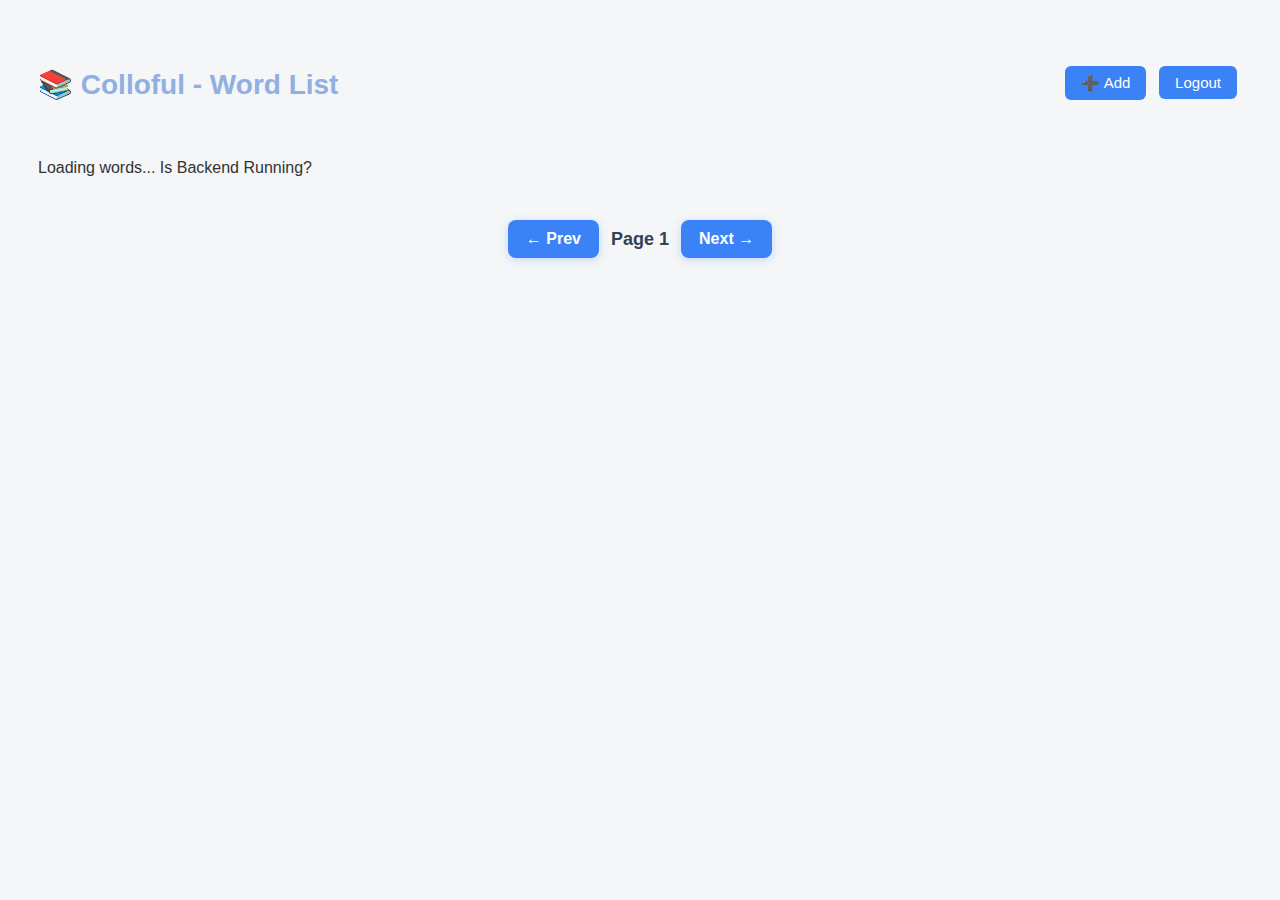
<file: index.html>
<!-- index.html -->
<!DOCTYPE html>
<html lang="en">
<head>
    <meta charset="UTF-8">
    <title>Redirecting...</title>
    <script src="js/auth.js"></script>
</head>
<body>
    <script>
        if (isLoggedIn()) {
            window.location.href = "dashboard.html";
        } else {
            window.location.href = "login.html";
        }
    </script>
</body>
</html>
</file>
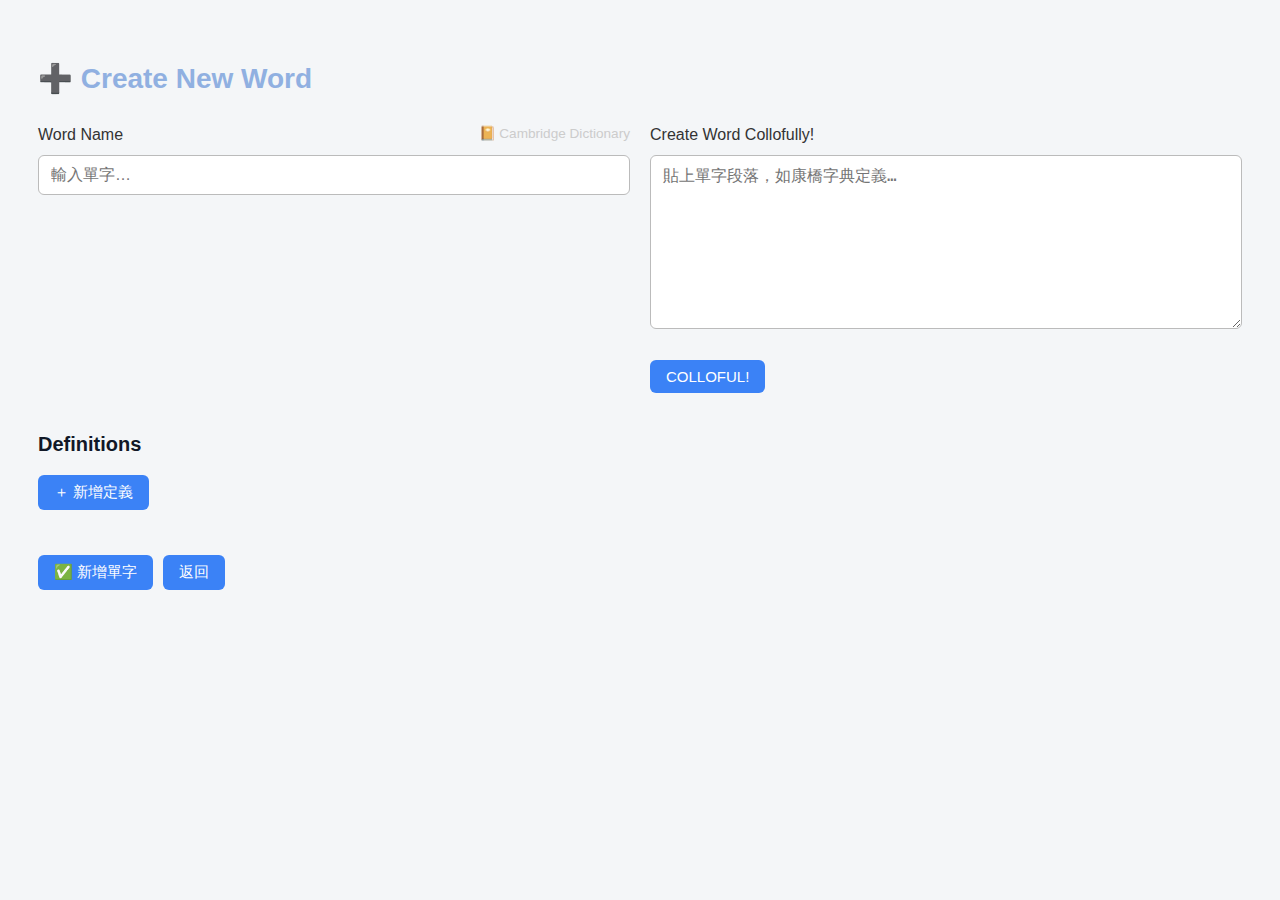
<file: create-word.html>
<!DOCTYPE html>
<html lang="en">
    <head>
        <meta charset="UTF-8" />
        <title>Create Word - Colloful</title>
        <link rel="stylesheet" href="css/style.css" />
    </head>
    <body>
        <h1>➕ Create New Word</h1>

        <form id="createWordForm">
            <div
                style="
                    display: flex;
                    gap: 20px;
                    align-items: flex-start;
                    flex-wrap: wrap;
                    max-width: 100%;
                "
            >
                <div style="flex: 1; min-width: 300px; position: relative">
                    <label
                        for="wordName"
                        style="
                            display: flex;
                            justify-content: space-between;
                            align-items: center;
                        "
                    >
                        Word Name
                        <a
                            id="linkToCambridge"
                            href="#"
                            target="_blank"
                            style="
                                font-size: 0.85rem;
                                color: #ccc;
                                text-decoration: none;
                                pointer-events: none;
                                cursor: not-allowed;
                            "
                        >
                            📔 Cambridge Dictionary
                        </a>
                    </label>
                    <input
                        type="text"
                        id="wordName"
                        name="wordName"
                        placeholder="輸入單字…"
                        required
                    />
                </div>

                <div style="flex: 1; min-width: 300px">
                    <label for="collofulInput">Create Word Collofully! </label
                    ><br />
                    <textarea
                        id="collofulInput"
                        rows="8"
                        placeholder="貼上單字段落，如康橋字典定義…"
                        style="width: 100%"
                    ></textarea>
                    <button
                        type="button"
                        id="collofulBtn"
                        style="margin-top: 8px"
                    >
                        COLLOFUL!
                    </button>
                </div>
            </div>

            <h3>Definitions</h3>
            <div id="definitionsContainer"></div>
            <button type="button" id="addDefinitionBtn">＋ 新增定義</button
            ><br /><br />

            <button type="submit">✅ 新增單字</button>
            <button type="button" onclick="location.href='dashboard.html'">
                返回
            </button>
        </form>

        <div id="message" style="margin-top: 20px; color: green"></div>

        <script src="js/auth.js"></script>
        <script src="js/definition-form.js"></script>
        <script src="js/create-word.js"></script>
    </body>
</html>
</file>
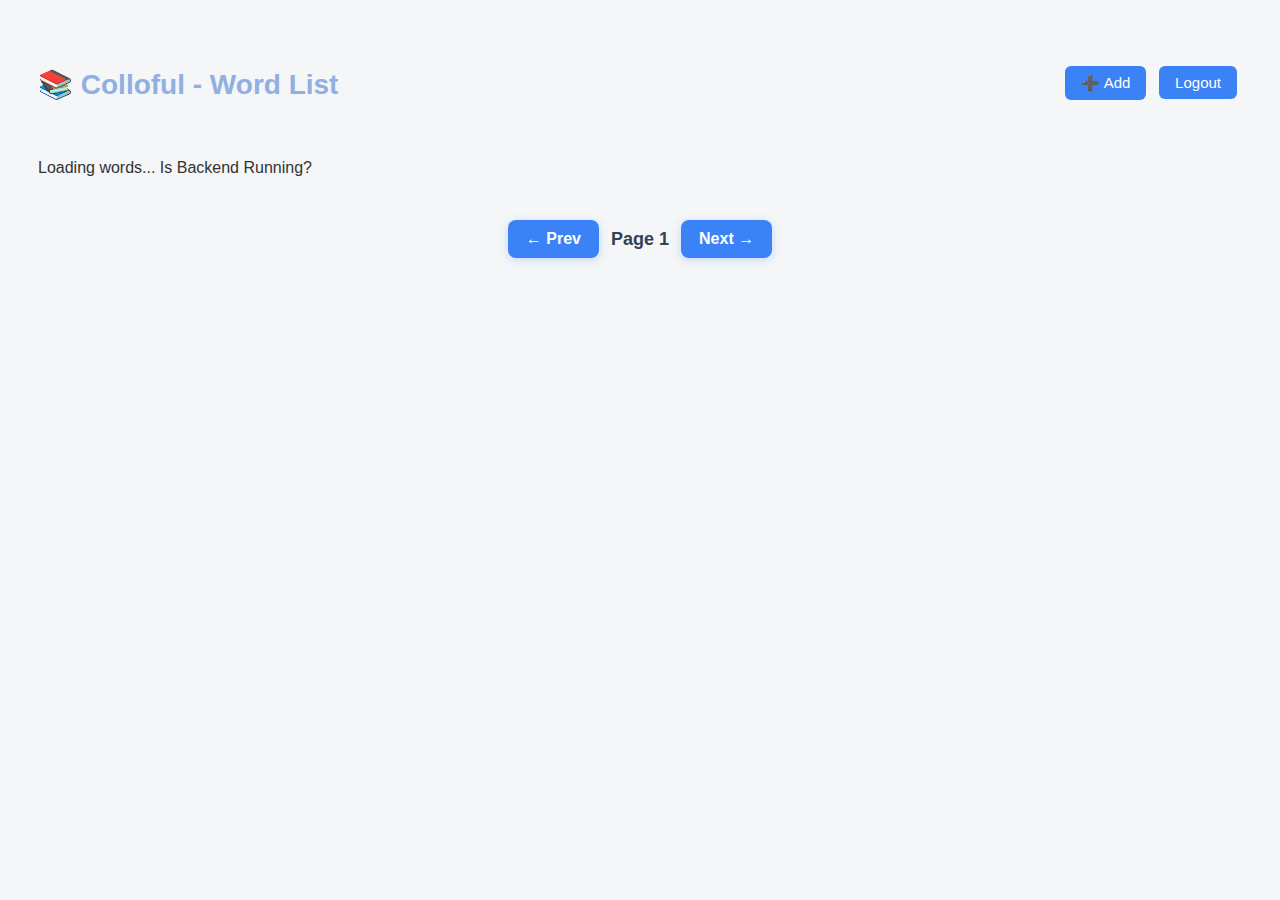
<file: dashboard.html>
<!DOCTYPE html>
<html lang="en">
    <head>
        <meta charset="UTF-8" />
        <title>Dashboard - Colloful</title>
        <link rel="stylesheet" href="css/style.css" />
    </head>
    <body>
        <h1
            style="
                display: flex;
                justify-content: space-between;
                align-items: center;
            "
        >
            📚 Colloful - Word List
            <div>
                <button onclick="location.href='create-word.html'">
                    ➕ Add
                </button>
                <button onclick="logout()">Logout</button>
            </div>
        </h1>

        <div id="wordList">Loading words... Is Backend Running?</div>

        <div id="pagination" style="margin-top: 20px; text-align: center">
            <button id="prevPageBtn">← Prev</button>
            <span id="pageInfo">Page 1</span>
            <button id="nextPageBtn">Next →</button>
        </div>

        <script src="js/auth.js"></script>
        <script src="js/dashboard.js"></script>
    </body>
</html>
</file>
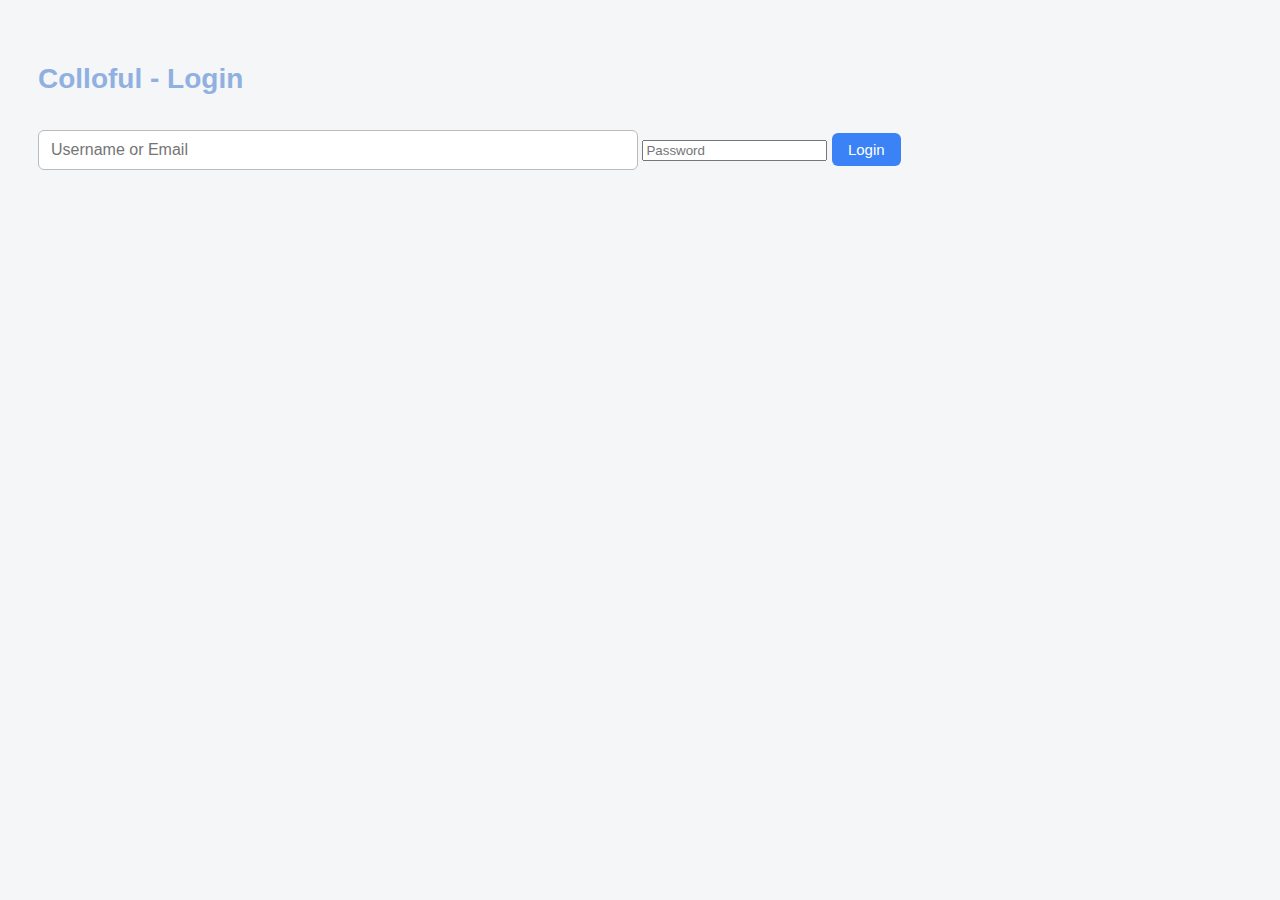
<file: login.html>
<!DOCTYPE html>
<html lang="en">
    <head>
        <meta charset="UTF-8" />
        <title>Login - Colloful</title>
        <link rel="stylesheet" href="css/style.css" />
    </head>
    <body>
        <h1>Colloful - Login</h1>

        <div>
            <input
                type="text"
                id="usernameOrEmail"
                placeholder="Username or Email"
            />
            <input type="password" id="password" placeholder="Password" />
            <button onclick="login()">Login</button>
        </div>
        <p id="loginStatus"></p>

        <script src="js/auth.js"></script>
        <script src="js/login.js"></script>
    </body>
</html>
</file>
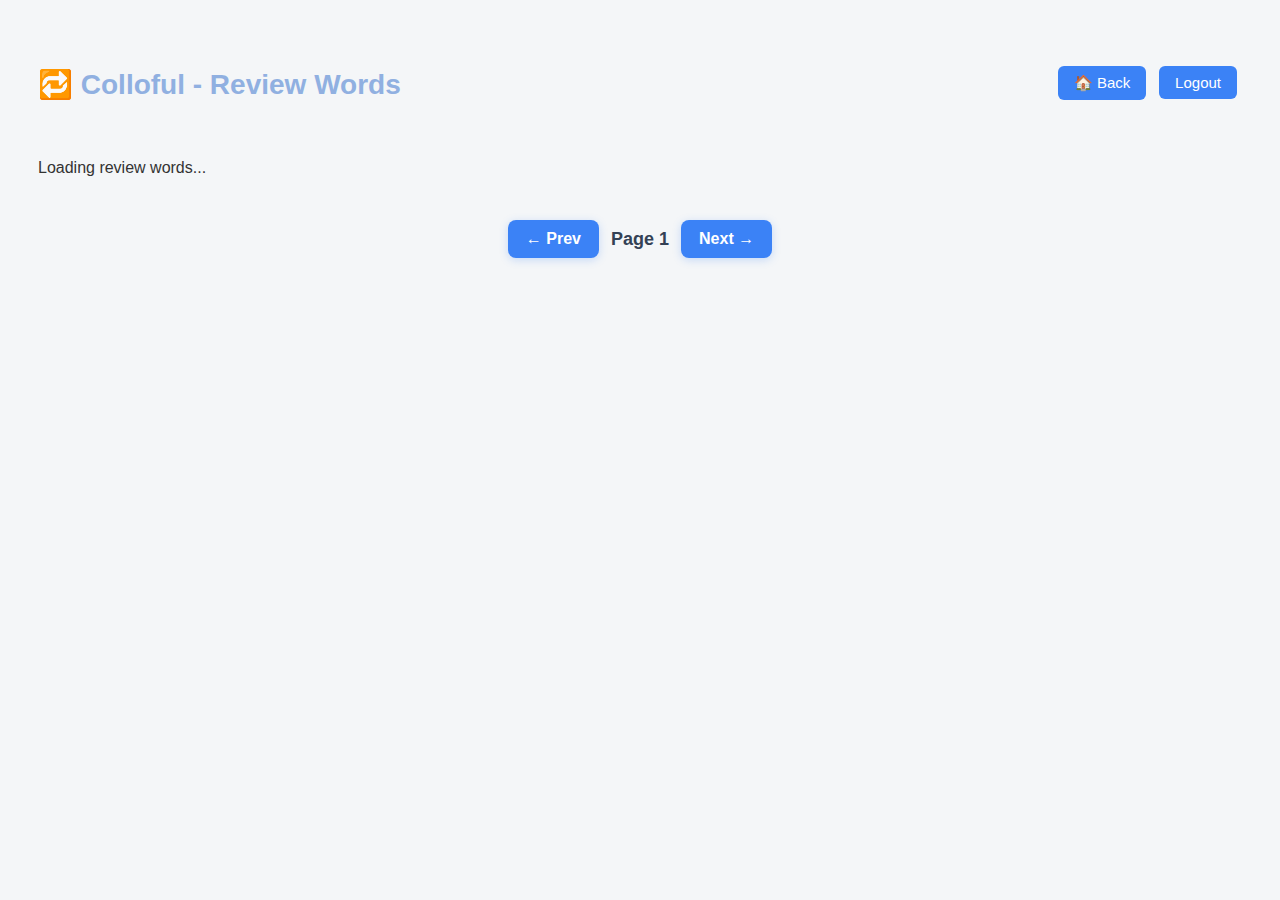
<file: review.html>
<!DOCTYPE html>
<html lang="en">
    <head>
        <meta charset="UTF-8" />
        <title>Review - Colloful</title>
        <link rel="stylesheet" href="css/style.css" />
    </head>
    <body>
        <h1
            style="
                display: flex;
                justify-content: space-between;
                align-items: center;
            "
        >
            🔁 Colloful - Review Words
            <div>
                <button onclick="location.href='dashboard.html'">🏠 Back</button>
                <button onclick="logout()">Logout</button>
            </div>
        </h1>

        <div id="wordList">Loading review words...</div>

        <div id="pagination" style="margin-top: 20px; text-align: center">
            <button id="prevPageBtn">← Prev</button>
            <span id="pageInfo">Page 1</span>
            <button id="nextPageBtn">Next →</button>
        </div>

        <script src="js/auth.js"></script>
        <script type="module" src="js/review.js"></script>
    </body>
</html>
</file>
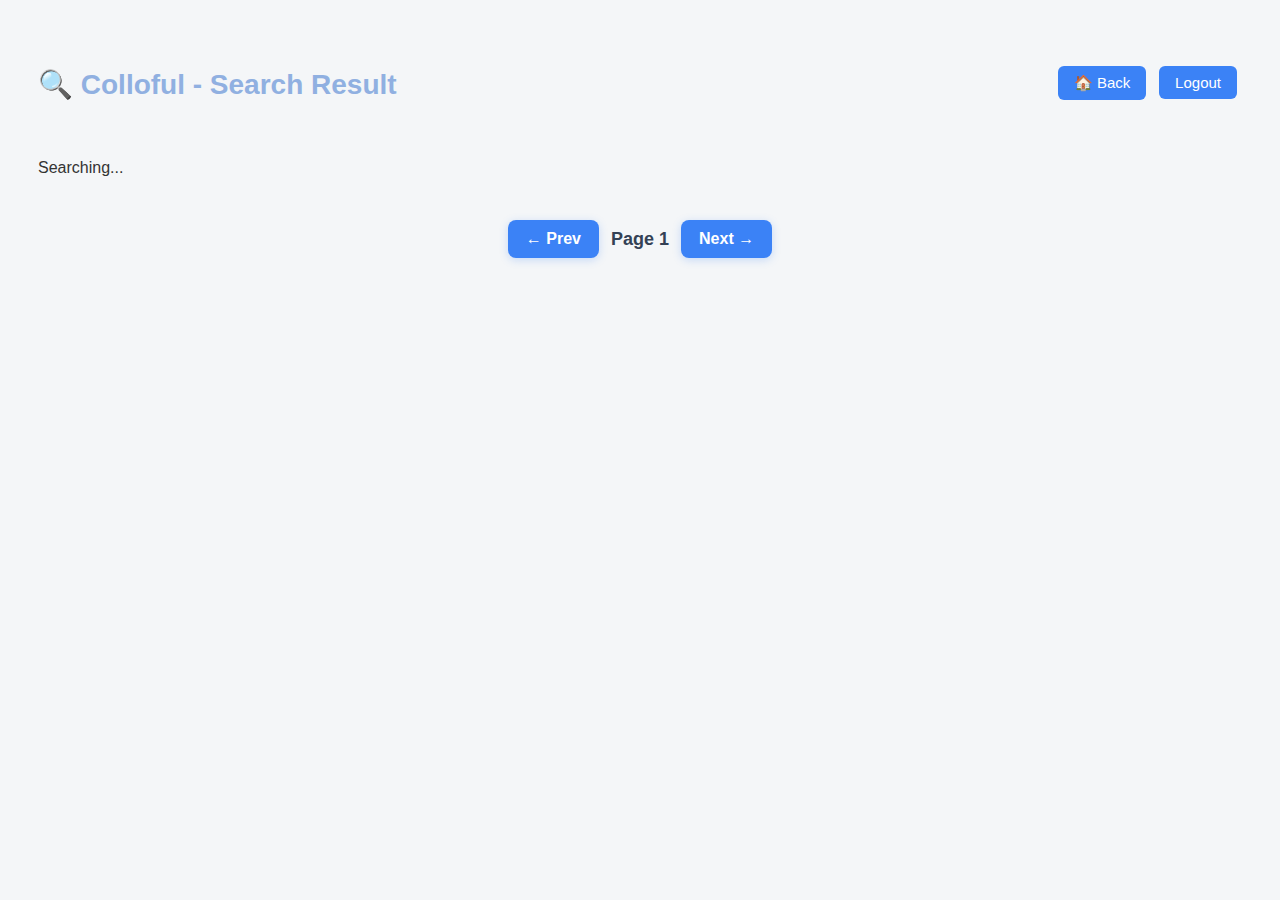
<file: search-word.html>
<!DOCTYPE html>
<html lang="en">
    <head>
        <meta charset="UTF-8" />
        <title>Search - Colloful</title>
        <link rel="stylesheet" href="css/style.css" />
    </head>
    <body>
        <h1
            style="
                display: flex;
                justify-content: space-between;
                align-items: center;
            "
        >
            🔍 Colloful - Search Result
            <div>
                <button onclick="location.href='dashboard.html'">
                    🏠 Back
                </button>
                <button onclick="logout()">Logout</button>
            </div>
        </h1>

        <div id="wordList">Searching...</div>
        <div id="pagination" style="margin-top: 20px; text-align: center">
            <button id="prevPageBtn">← Prev</button>
            <span id="pageInfo">Page 1</span>
            <button id="nextPageBtn">Next →</button>
        </div>

        <script src="js/auth.js"></script>
        <script type="module" src="js/search-word.js"></script>
    </body>
</html>
</file>
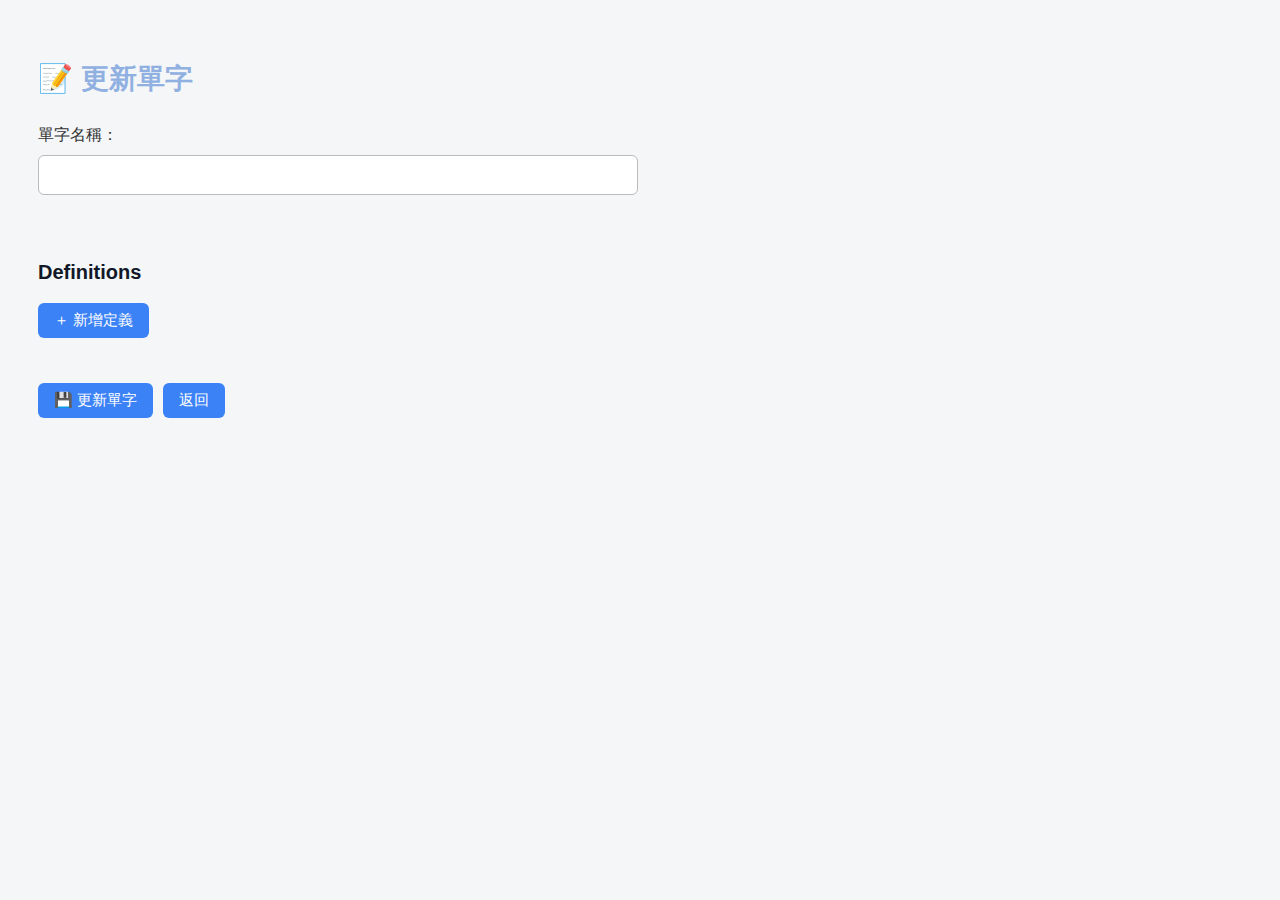
<file: update-word.html>
<!DOCTYPE html>
<html lang="en">
<head>
  <meta charset="UTF-8" />
  <title>更新單字 - Colloful</title>
  <link rel="stylesheet" href="css/style.css" />
</head>
<body>
  <h1>📝 更新單字</h1>

  <form id="editWordForm">
    <label for="wordName">單字名稱：</label><br />
    <input type="text" id="wordName" name="wordName" required /><br /><br />

    <h3>Definitions</h3>
    <div id="definitionsContainer"></div>
    <button type="button" id="addDefinitionBtn">＋ 新增定義</button><br /><br />

    <button type="submit">💾 更新單字</button>
    <button type="button" onclick="location.href='dashboard.html'">返回</button>
  </form>

  <div id="message" style="margin-top: 20px; color: green"></div>

  <script src="js/auth.js"></script>
  <script src="js/definition-form.js"></script>
  <script src="js/update-word.js"></script>
</body>
</html>
</file>
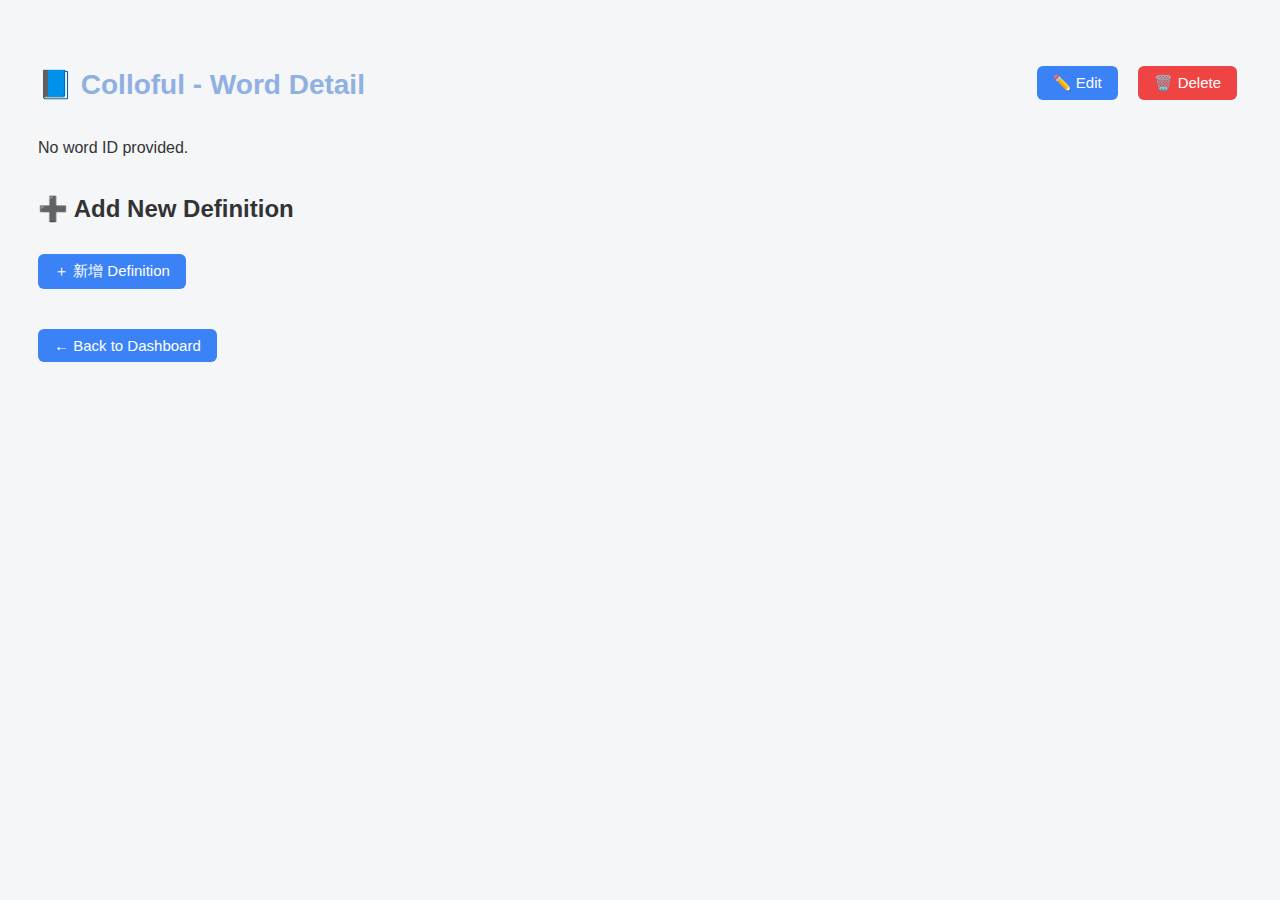
<file: word-detail.html>
<!DOCTYPE html>
<html lang="en">
    <head>
        <meta charset="UTF-8" />
        <title>Word Detail</title>
        <link rel="stylesheet" href="css/style.css" />
    </head>
    <body>
        <h1
            style="
                display: flex;
                justify-content: space-between;
                align-items: center;
            "
        >
            📘 Colloful - Word Detail
            <div>
                <button id="editWordBtn" type="button">✏️ Edit</button>
                <button id="deleteWordBtn" type="button" class="danger-button">
                    🗑️ Delete
                </button>
            </div>
        </h1>

        <div id="wordDetail">Loading...</div>

        <h2 style="margin-top: 30px">➕ Add New Definition</h2>
        <div id="newDefinitionsContainer"></div>
        <button type="button" onclick="addDefinitionToDetail()">
            ＋ 新增 Definition
        </button>
        <button
            type="button"
            id="submitNewDefinitionsBtn"
            onclick="submitNewDefinitions()"
            style="display: none"
        >
            送出新增定義
        </button>
        <input type="hidden" id="wordName" />

        <div id="actions" style="margin-top: 20px">
            <button id="backBtn" type="button">← Back to Dashboard</button>
        </div>

        <script src="js/auth.js"></script>
        <script src="js/definition-form.js"></script>
        <script src="js/word-detail.js"></script>
    </body>
</html>
</file>
<file: css/style.css>
body {
    font-family: "Segoe UI", "Noto Sans TC", sans-serif;
    background-color: #f4f6f8;
    color: #333;
    padding: 30px;
    line-height: 1.6;
}

/* ===== 主標題 ===== */
h1 {
    color: #90b0e1;
    font-size: 28px;
    margin-bottom: 20px;
}

/* ===== 表單輸入欄位 ===== */
input[type="text"],
textarea {
    width: 100%;
    max-width: 600px;
    padding: 10px 12px;
    margin-top: 8px;
    margin-bottom: 15px;
    border: 1px solid #bbb;
    border-radius: 6px;
    font-size: 16px;
    box-sizing: border-box;
    transition: border-color 0.3s, box-shadow 0.3s;
}

input[type="text"]:focus,
textarea:focus {
    border-color: #3b82f6;
    box-shadow: 0 0 0 3px rgba(59, 130, 246, 0.2);
    outline: none;
}

/* ===== 表單按鈕樣式 ===== */
button {
    background-color: #3b82f6;
    color: white;
    font-size: 15px;
    padding: 8px 16px;
    margin: 5px 5px 15px 0;
    border: none;
    border-radius: 6px;
    cursor: pointer;
    transition: background-color 0.3s ease;
}

button:hover {
    background-color: #2563eb;
}

/* 次要按鈕樣式（例如返回） - 改名避免衝突 */
button.secondary-button {
    background-color: #6b7280;
}

button.secondary-button:hover {
    background-color: #4b5563;
}

/* 明確指定 .danger-button 優先使用紅色樣式 */
button.danger-button {
    background-color: #ef4444 !important;
    color: white;
    padding: 8px 16px;
    border: none;
    border-radius: 6px;
    margin-left: 8px;
    font-size: 15px;
}

button.danger-button:hover {
    background-color: #dc2626 !important;
}

/* ===== Section 標題 ===== */
h3 {
    color: #111827;
    font-size: 20px;
    margin-bottom: 10px;
}

/* ===== 訊息區塊 ===== */
#message {
    font-weight: bold;
}
/* 單字卡片整體風格 */
/* --- 單字卡片 (word-card) --- */
.word-card {
    position: relative;
    width: 100%;
    box-sizing: border-box;
    border: 1.5px solid #cbd5e1;
    border-radius: 12px;
    padding: 16px 20px;
    margin: 10px 0;
    height: auto; /* 讓高度自適應內容 */
    overflow: visible; /* 允許內容溢出顯示 */
    display: flex;
    flex-direction: column;
    justify-content: flex-start;
    cursor: pointer;
    background: #ffffff;
    box-shadow: 0 2px 6px rgb(59 130 246 / 0.15);
    transition: background-color 0.3s ease, box-shadow 0.3s ease;
}

.word-card:hover {
    background-color: #ebf4ff;
    box-shadow: 0 4px 12px rgb(59 130 246 / 0.3);
}

.word-card h3 {
    margin: 0 0 12px 0;
    font-size: 26px;
    color: #1e293b;
    font-weight: 600;
    overflow: hidden;
    text-overflow: ellipsis;
    white-space: nowrap;
}

.word-card p {
    margin: 6px 0;
    font-size: 15px;
    line-height: 1.3;
    color: #475569;
    white-space: normal; /* ✅ 允許換行 */
    overflow: visible; /* ✅ 顯示全部內容 */
    text-overflow: unset; /* ✅ 不再用省略號 */
}

.word-card label {
    background: #f0f0f0;
    padding: 2px 4px;
    border-radius: 4px;
    font-size: 12px;
}

.mark-container {
    position: absolute;
    display: flex;
    top: 10px;
    right: 10px;
    display: flex;
    gap: 12px;
}

/* 放大 checkbox 並保持漂亮對齊 */
.checkbox-label {
    display: inline-flex; /* 改用 flex 排列 */
    align-items: center; /* 讓 checkbox 與 emoji 垂直置中 */
    gap: 6px; /* checkbox 與 emoji 之間間距 */
    cursor: pointer; /* 手指形狀 */
    font-size: 20px; /* emoji 字體大小 */
    user-select: none; /* 防止點擊時文字被選取 */
}

/* 新增的複習按鈕樣式 */
.review-buttons {
    margin-top: 10px;
    gap: 8px;
    display: flex;
    justify-content: space-between;
    height: 60px; /* 預留空間避免跳動 */
}

.review-buttons button {
    padding: 8px 0;
    font-size: 14px;
    border: none;
    border-radius: 6px;
    background-color: #007bff;
    color: white;
    cursor: pointer;
    transition: background-color 0.2s ease;
    flex: 1;
}

.review-buttons button:hover {
    background-color: #0056b3;
}

/* --- 單字詳情卡 (word-detail-card) --- */
.word-detail-card {
    width: 100%;
    box-sizing: border-box;
    border: 1.5px solid #e2e8f0; /* 更柔和淺灰 */
    border-radius: 12px;
    padding: 18px 24px;
    margin: 14px 0;
    overflow: visible;
    display: flex;
    flex-direction: column;
    justify-content: flex-start;
    background: #f9fafb;
    cursor: default;
    box-shadow: none;
}

.word-detail-card h3 {
    margin: 0 0 16px 0;
    font-size: 24px;
    font-weight: 700;
    color: #334155; /* 較深灰 */
    white-space: normal;
    overflow: visible;
    text-overflow: unset;
}

.word-detail-card p {
    margin: 8px 0;
    font-size: 16px;
    color: #475569;
    white-space: normal;
    overflow: visible;
    text-overflow: unset;
}

/* --- 單字列表容器 (wordList) --- */
#wordList {
    display: grid;
    grid-template-columns: repeat(3, 1fr);
    gap: 24px; /* 間距稍微大一點，讓排版更清爽 */
    padding: 20px 0;
}

/* --- 分頁按鈕 (pagination) --- */
#pagination {
    display: flex;
    justify-content: center;
    align-items: center;
    margin-top: 24px;
}

#pagination button {
    background-color: #3b82f6;
    border: none;
    border-radius: 8px;
    padding: 10px 18px;
    margin: 0 12px;
    font-size: 16px;
    font-weight: 600;
    color: white;
    cursor: pointer;
    transition: background-color 0.25s ease;
    box-shadow: 0 2px 8px rgb(59 130 246 / 0.25);
}

#pagination button:hover:not(:disabled) {
    background-color: #2563eb;
    box-shadow: 0 4px 12px rgb(37 99 235 / 0.4);
}

#pagination button:disabled {
    background-color: #94a3b8;
    cursor: not-allowed;
    box-shadow: none;
}

#pagination span {
    font-weight: 700;
    font-size: 18px;
    color: #334155;
    min-width: 40px;
    text-align: center;
}

.collocation-text {
    margin-left: 8px;
    margin-right: 8px;
    margin-bottom: 4px;
    padding: 4px 6px;
    border-radius: 6px;
    background-color: #f1f5f9;
    color: #334155;
    white-space: normal;
    text-overflow: unset;
}

/* 區塊樣式：definition, collocation, sentence */
.definition-block,
.collocation-block,
.sentence-block {
    border: 1px solid #ccc;
    padding: 15px;
    margin-bottom: 15px;
    border-radius: 8px;
    background-color: #f9f9f9;
    position: relative;
    box-shadow: 0 2px 4px rgba(0, 0, 0, 0.05);
}

/* 巢狀結構的縮排 */
.collocation-block {
    margin-left: 20px;
}
.sentence-block {
    margin-left: 40px;
}

/* 文字欄位統一樣式 */
.definition-block input,
.definition-block textarea,
.collocation-block input,
.collocation-block textarea,
.sentence-block input,
.sentence-block textarea {
    width: 100%;
    padding: 8px 10px;
    margin-top: 5px;
    margin-bottom: 10px;
    border: 1px solid #bbb;
    border-radius: 6px;
    font-size: 14px;
    background-color: #fff;
    box-sizing: border-box;
    transition: border-color 0.3s, box-shadow 0.3s;
}

/* 聚焦時強調效果 */
.definition-block input:focus,
.definition-block textarea:focus,
.collocation-block input:focus,
.collocation-block textarea:focus,
.sentence-block input:focus,
.sentence-block textarea:focus {
    border-color: #3b82f6;
    box-shadow: 0 0 0 2px rgba(59, 130, 246, 0.2);
    outline: none;
}

/* 刪除按鈕 */
.remove-btn {
    color: white;
    background-color: #f4d7de;
    border: none;
    padding: 4px 8px;
    font-size: 12px;
    cursor: pointer;
    border-radius: 4px;
    position: absolute;
    top: 8px;
    right: 8px;
    transition: background-color 0.3s;
}

.remove-btn:hover {
    background-color: #be123c;
}

.has-tooltip {
    position: relative;
    cursor: help;
}

.has-tooltip::after {
    content: attr(data-tooltip);
    position: absolute;
    bottom: 100%;
    left: 0;
    transform: translateY(-6px);
    background-color: rgba(0, 0, 0, 0.75);
    color: #fff;
    padding: 6px 10px;
    border-radius: 6px;
    font-size: 14px;
    white-space: normal;
    width: max-content;
    max-width: 250px;
    opacity: 0;
    pointer-events: none;
    transition: opacity 0.2s ease;
    z-index: 999;
}

.has-tooltip:hover::after {
    opacity: 1;
}
</file>
